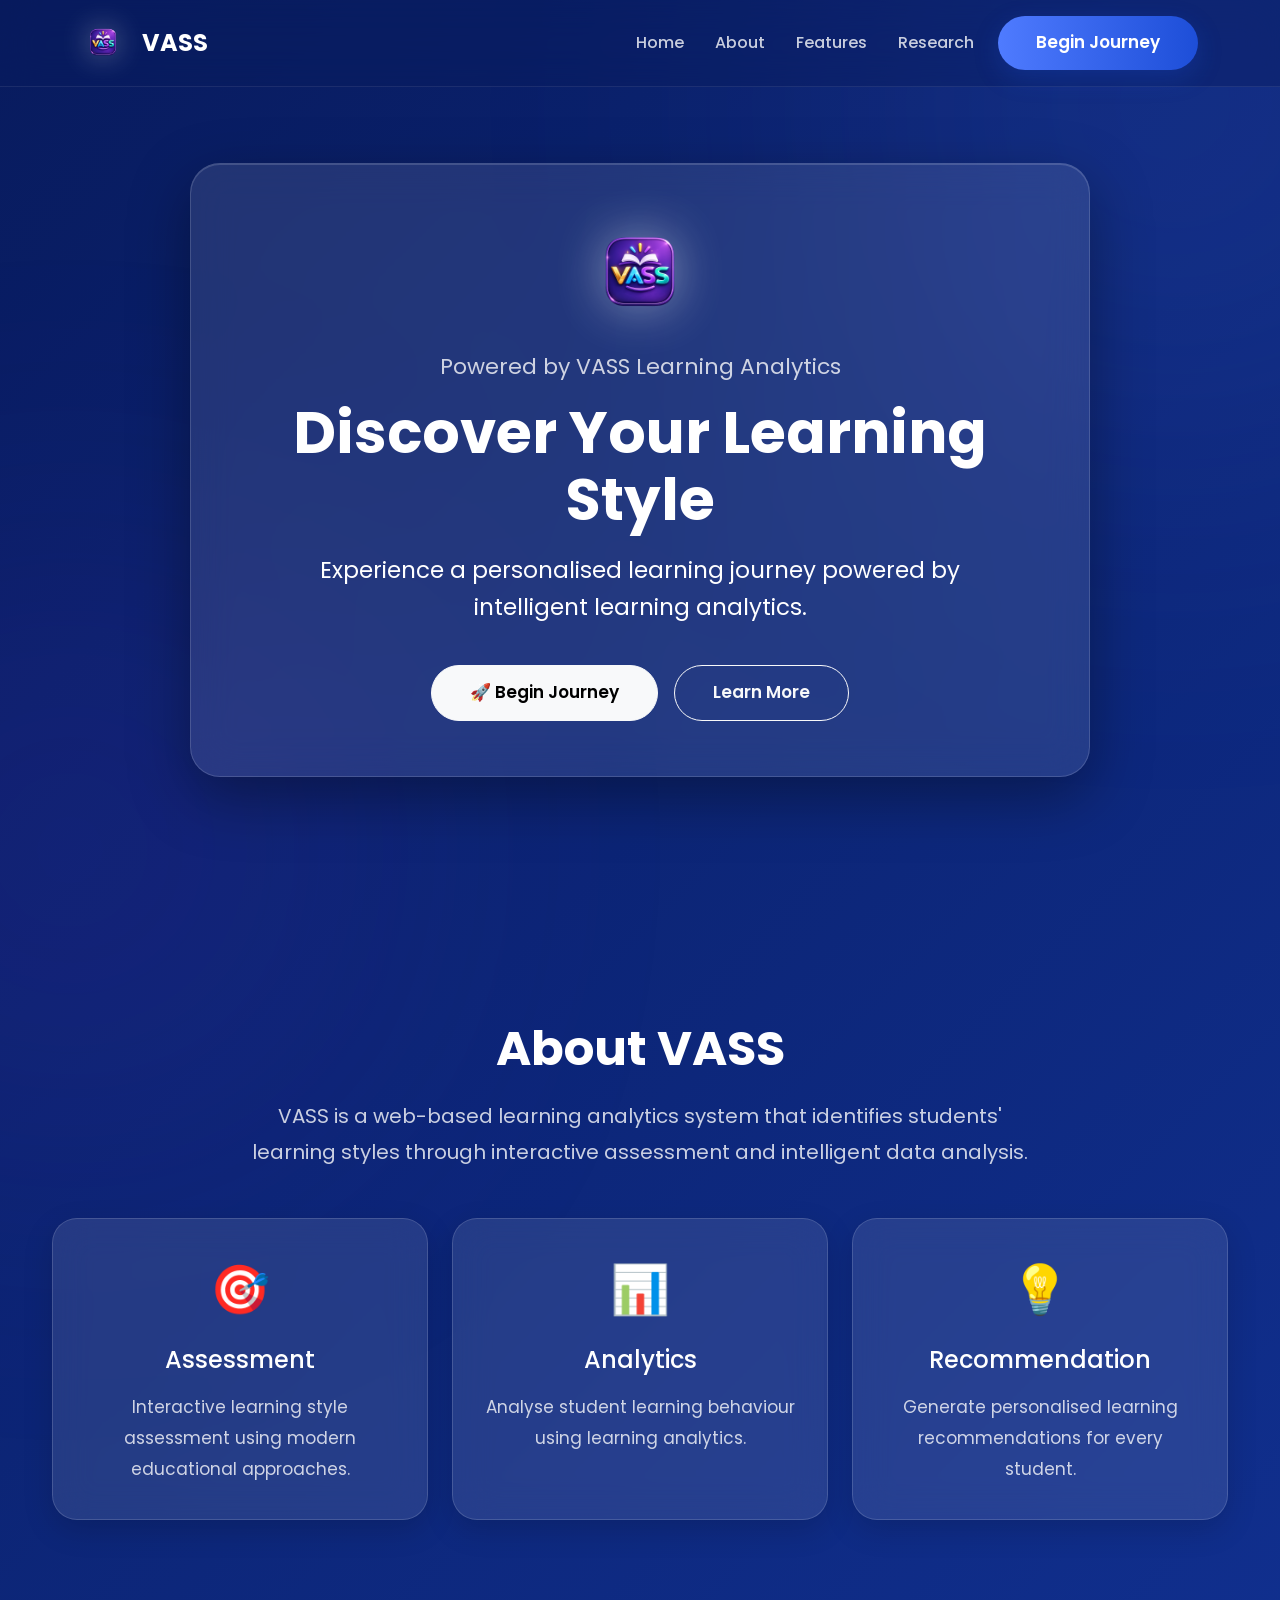
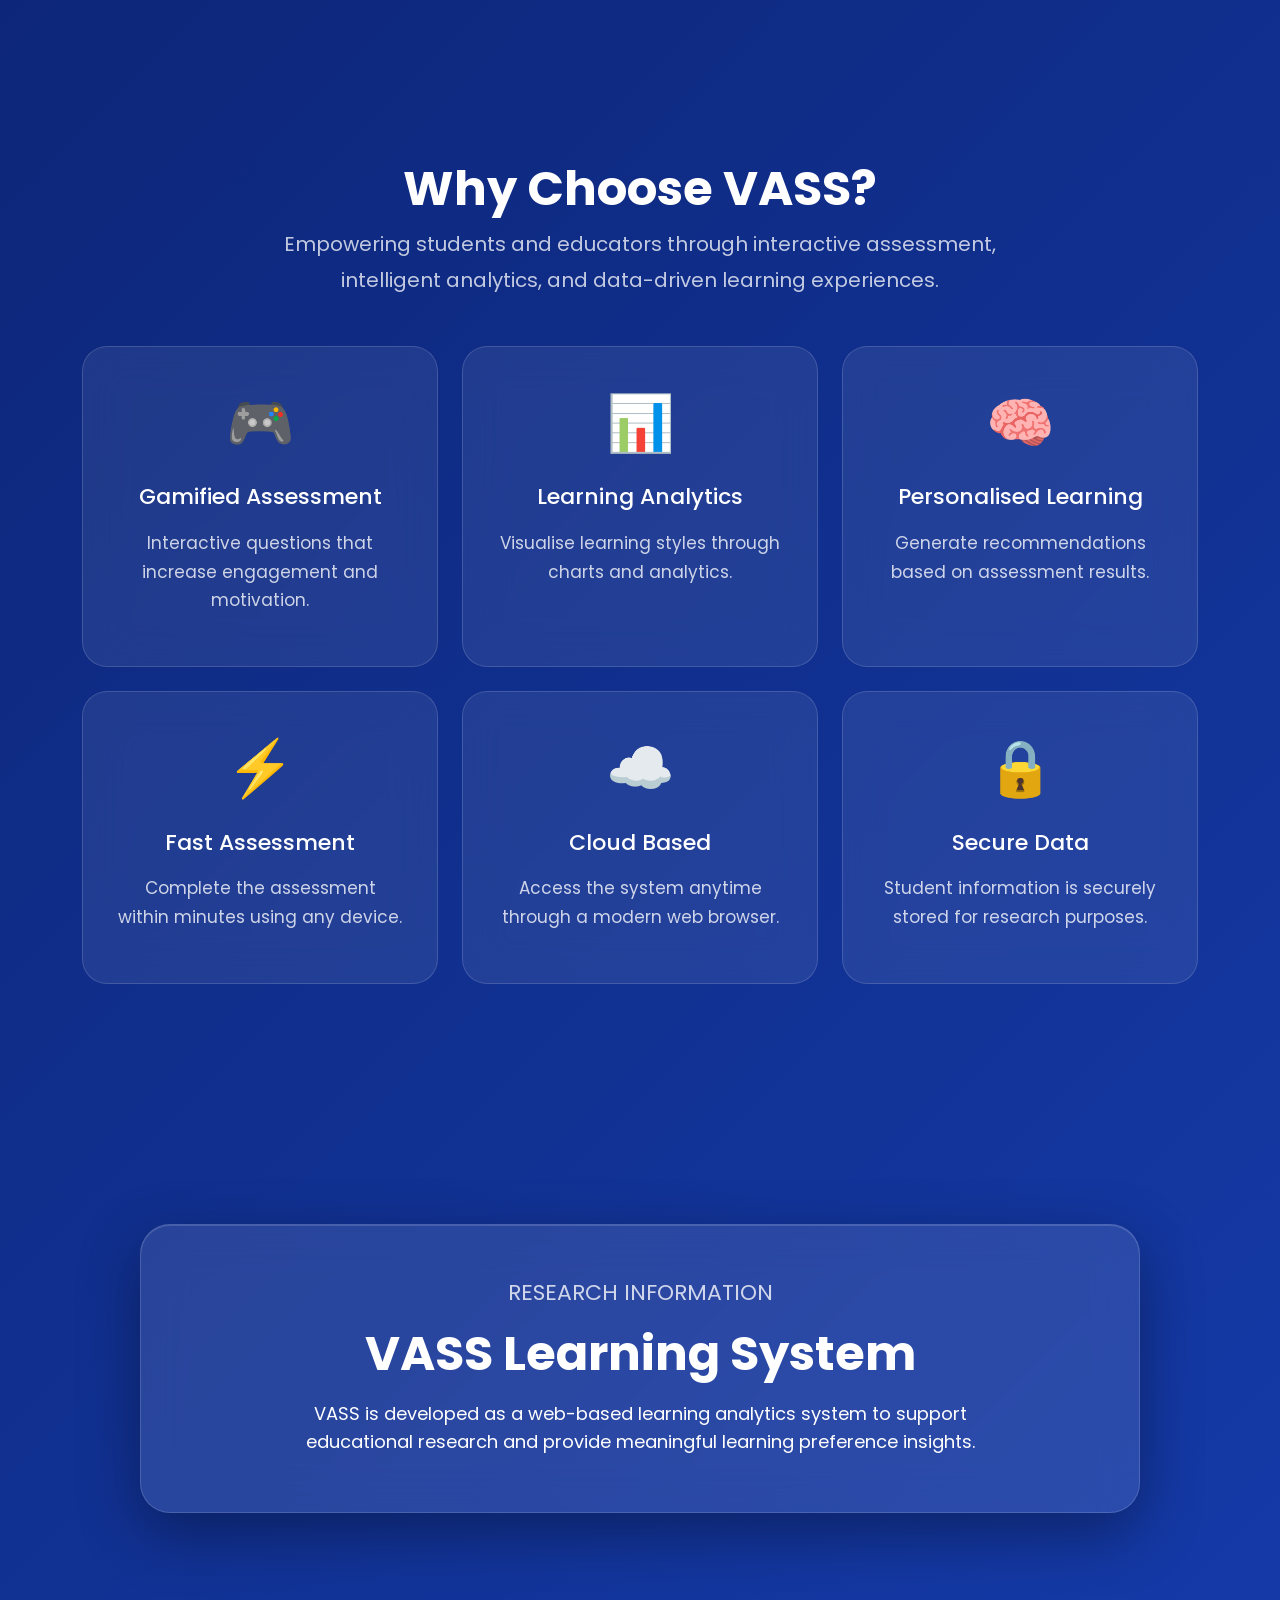
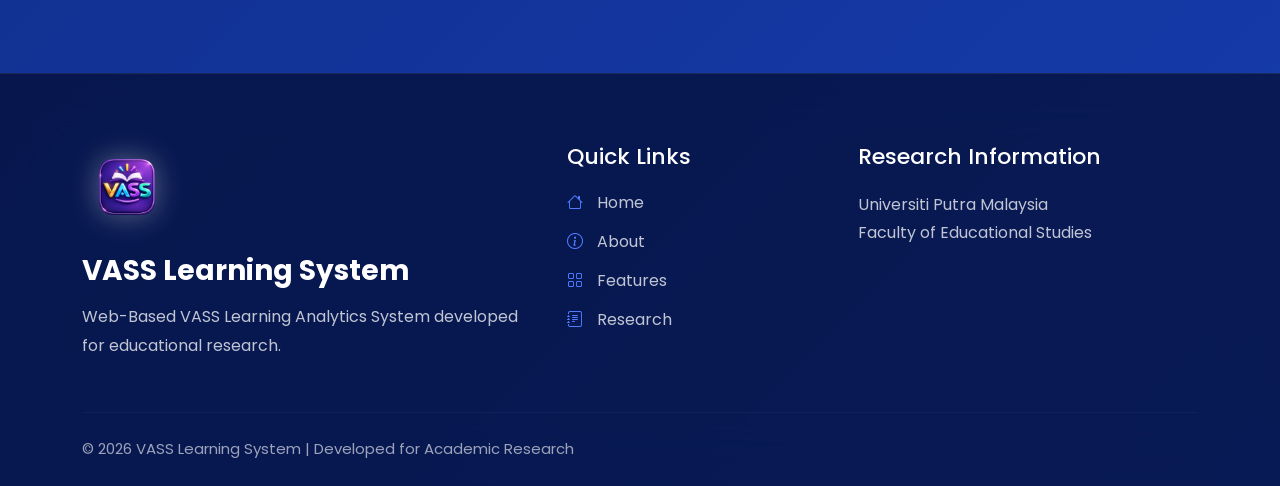
<file: index.html>
<!DOCTYPE html>
<html lang="en">
<head>
    <meta charset="UTF-8">
    <meta name="viewport" content="width=device-width, initial-scale=1.0">
    <title>VASS | Learning Analytics System</title>

    <link rel="preconnect" href="https://fonts.googleapis.com">
    <link rel="preconnect" href="https://fonts.gstatic.com" crossorigin>
    <link href="https://fonts.googleapis.com/css2?family=Poppins:wght@300;400;500;600;700;800&display=swap" rel="stylesheet">

    <link href="https://cdn.jsdelivr.net/npm/bootstrap@5.3.7/dist/css/bootstrap.min.css" rel="stylesheet">
    <link href="https://cdn.jsdelivr.net/npm/bootstrap-icons@1.11.3/font/bootstrap-icons.min.css" rel="stylesheet">

    <link rel="stylesheet" href="css/style.css">
</head>

<body>

<!-- ================= NAVBAR ================= -->
<nav class="navbar navbar-expand-lg navbar-dark fixed-top">
    <div class="container">

        <a class="navbar-brand d-flex align-items-center" href="index.html">
            <img src="assets/images/logo.png"
                 alt="VASS Logo"
                 width="38"
                 height="38"
                 class="me-2">
            VASS
        </a>

        <button class="navbar-toggler"
                type="button"
                data-bs-toggle="collapse"
                data-bs-target="#navbarNav">
            <span class="navbar-toggler-icon"></span>
        </button>

        <div class="collapse navbar-collapse" id="navbarNav">
            <ul class="navbar-nav ms-auto align-items-lg-center">

                <li class="nav-item">
                    <a class="nav-link" href="#home">Home</a>
                </li>

                <li class="nav-item">
                    <a class="nav-link" href="#about">About</a>
                </li>

                <li class="nav-item">
                    <a class="nav-link" href="#features">Features</a>
                </li>

                <li class="nav-item">
                    <a class="nav-link" href="#research">Research</a>
                </li>

                <li class="nav-item ms-lg-3">
                    <a href="welcome.html" class="btn btn-primary">
                        Begin Journey
                    </a>
                </li>

            </ul>
        </div>

    </div>
</nav>


<!-- ================= HERO ================= -->
<section id="home" class="hero">

    <div class="card-box">

        <img src="assets/images/logo.png"
             alt="VASS Logo"
             class="logo">

        <h5>Powered by VASS Learning Analytics</h5>

        <h1>
            Discover Your Learning
            <br>
            Style
        </h1>

        <p>
            Experience a personalised learning journey powered by
            intelligent learning analytics.
        </p>

        <div class="d-flex justify-content-center gap-3 flex-wrap">

            <a href="welcome.html" class="btn btn-light">
                🚀 Begin Journey
            </a>

            <a href="#about" class="btn btn-outline-light">
                Learn More
            </a>

        </div>

    </div>

</section>


<!-- ================= ABOUT ================= -->
<section id="about" class="about-section">

    <div class="container">

        <div class="text-center mb-5">

            <h2>About VASS</h2>

            <p class="section-subtitle">
                VASS is a web-based learning analytics system that identifies
                students' learning styles through interactive assessment
                and intelligent data analysis.
            </p>

        </div>


        <div class="row g-4">

            <div class="col-md-4">
                <div class="feature-card text-center">

                    <div class="feature-icon">🎯</div>

                    <h3>Assessment</h3>

                    <p>
                        Interactive learning style assessment using modern
                        educational approaches.
                    </p>

                </div>
            </div>


            <div class="col-md-4">
                <div class="feature-card text-center">

                    <div class="feature-icon">📊</div>

                    <h3>Analytics</h3>

                    <p>
                        Analyse student learning behaviour using learning
                        analytics.
                    </p>

                </div>
            </div>


            <div class="col-md-4">
                <div class="feature-card text-center">

                    <div class="feature-icon">💡</div>

                    <h3>Recommendation</h3>

                    <p>
                        Generate personalised learning recommendations
                        for every student.
                    </p>

                </div>
            </div>

        </div>

    </div>

</section>


<!-- ================= FEATURES ================= -->
<section id="features" class="features-section">

    <div class="container">

        <div class="text-center mb-5">

            <h2 class="section-title">
                Why Choose VASS?
            </h2>

            <p class="section-subtitle">
                Empowering students and educators through interactive
                assessment, intelligent analytics, and data-driven
                learning experiences.
            </p>

        </div>


        <div class="row g-4">

            <div class="col-md-4">
                <div class="feature-box">

                    <div class="feature-icon">🎮</div>

                    <h3>Gamified Assessment</h3>

                    <p>
                        Interactive questions that increase engagement
                        and motivation.
                    </p>

                </div>
            </div>


            <div class="col-md-4">
                <div class="feature-box">

                    <div class="feature-icon">📊</div>

                    <h3>Learning Analytics</h3>

                    <p>
                        Visualise learning styles through charts and
                        analytics.
                    </p>

                </div>
            </div>


            <div class="col-md-4">
                <div class="feature-box">

                    <div class="feature-icon">🧠</div>

                    <h3>Personalised Learning</h3>

                    <p>
                        Generate recommendations based on assessment
                        results.
                    </p>

                </div>
            </div>


            <div class="col-md-4">
                <div class="feature-box">

                    <div class="feature-icon">⚡</div>

                    <h3>Fast Assessment</h3>

                    <p>
                        Complete the assessment within minutes using
                        any device.
                    </p>

                </div>
            </div>


            <div class="col-md-4">
                <div class="feature-box">

                    <div class="feature-icon">☁️</div>

                    <h3>Cloud Based</h3>

                    <p>
                        Access the system anytime through a modern
                        web browser.
                    </p>

                </div>
            </div>


            <div class="col-md-4">
                <div class="feature-box">

                    <div class="feature-icon">🔒</div>

                    <h3>Secure Data</h3>

                    <p>
                        Student information is securely stored for
                        research purposes.
                    </p>

                </div>
            </div>

        </div>

    </div>

</section>


<!-- ================= RESEARCH ================= -->
<section id="research" class="features-section">

    <div class="container">

        <div class="card-box mx-auto" style="width:100%; max-width:1000px;">

            <h5>RESEARCH INFORMATION</h5>

            <h1 style="font-size:48px;">
                VASS Learning System
            </h1>

            <p style="font-size:18px; margin-bottom:0;">
                VASS is developed as a web-based learning analytics system
                to support educational research and provide meaningful
                learning preference insights.
            </p>

        </div>

    </div>

</section>


<!-- ================= FOOTER ================= -->
<footer class="footer">

    <div class="container">

        <div class="row g-5">

            <div class="col-md-5">

                <img src="assets/images/logo.png"
                     alt="VASS Logo"
                     class="footer-logo">

                <h3>VASS Learning System</h3>

                <p>
                    Web-Based VASS Learning Analytics System
                    developed for educational research.
                </p>

            </div>


            <div class="col-md-3">

                <h4>Quick Links</h4>

                <ul class="footer-links">

                    <li>
                        <a href="#home">
                            <i class="bi bi-house"></i> Home
                        </a>
                    </li>

                    <li>
                        <a href="#about">
                            <i class="bi bi-info-circle"></i> About
                        </a>
                    </li>

                    <li>
                        <a href="#features">
                            <i class="bi bi-grid"></i> Features
                        </a>
                    </li>

                    <li>
                        <a href="#research">
                            <i class="bi bi-journal-text"></i> Research
                        </a>
                    </li>

                </ul>

            </div>


            <div class="col-md-4">

                <h4>Research Information</h4>

                <p>
                    Universiti Putra Malaysia<br>
                    Faculty of Educational Studies<br>
        
                </p>

            </div>

        </div>


        <hr>


        <div class="footer-bottom">

            <span>
                © 2026 VASS Learning System
                | Developed for Academic Research
            </span>

        </div>

    </div>

</footer>


<script src="https://cdn.jsdelivr.net/npm/bootstrap@5.3.7/dist/js/bootstrap.bundle.min.js"></script>

</body>
</html>
</file>
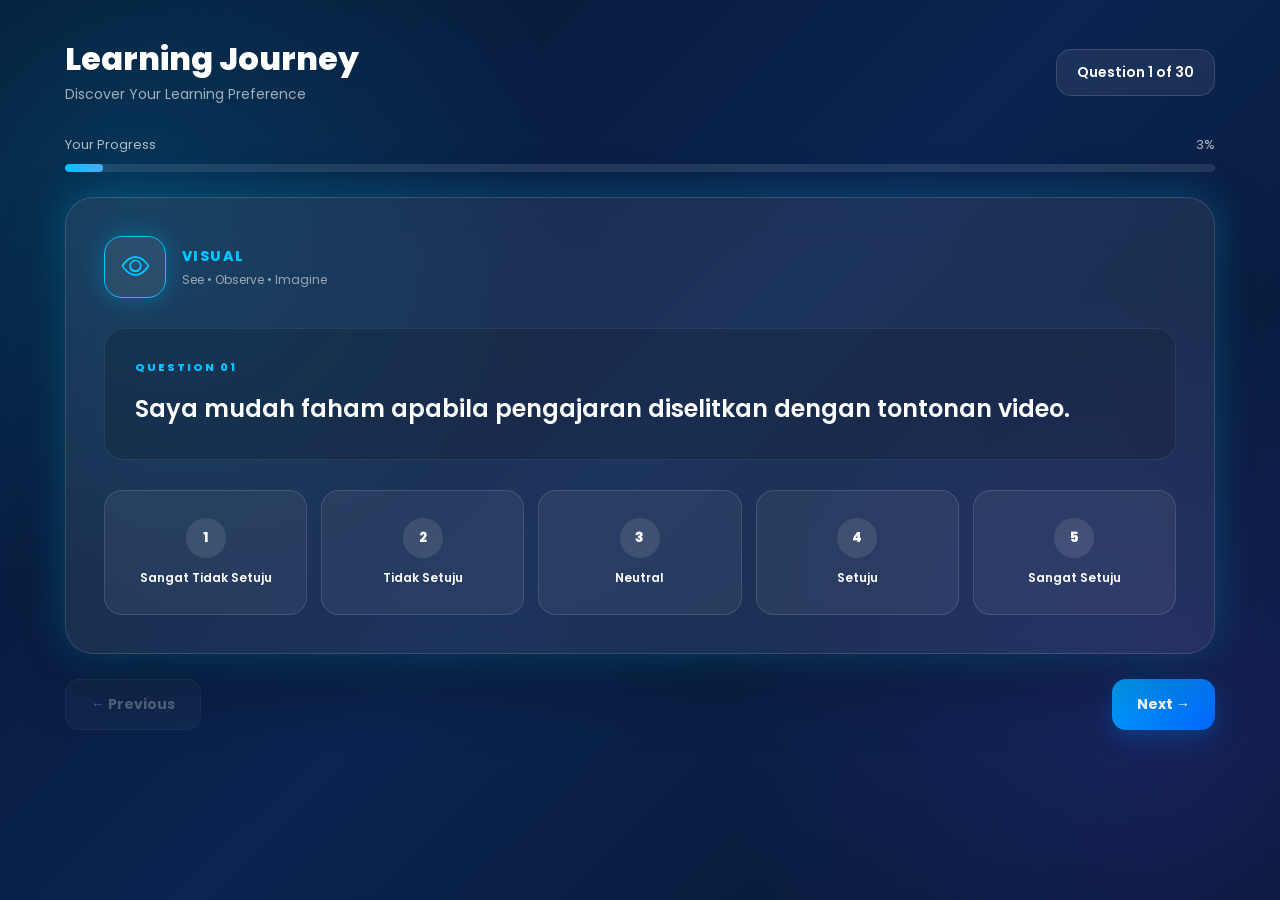
<file: assessment.html>
<!DOCTYPE html>
<html lang="en">

<head>

<meta charset="UTF-8">

<meta name="viewport" content="width=device-width, initial-scale=1.0">

<title>Learning Journey | VASS</title>


<!-- GOOGLE FONT -->

<link
href="https://fonts.googleapis.com/css2?family=Poppins:wght@400;500;600;700;800&display=swap"
rel="stylesheet">


<!-- BOOTSTRAP ICONS -->

<link
rel="stylesheet"
href="https://cdn.jsdelivr.net/npm/bootstrap-icons@1.11.3/font/bootstrap-icons.min.css">


<style>

/* =========================================================
   RESET
========================================================= */

*{
    margin:0;
    padding:0;
    box-sizing:border-box;
}


/* =========================================================
   BODY
========================================================= */

body{

    font-family:'Poppins',sans-serif;

    min-height:100vh;

    color:#ffffff;

    background:
        radial-gradient(
            circle at 10% 20%,
            rgba(0,198,255,0.16),
            transparent 32%
        ),

        radial-gradient(
            circle at 90% 80%,
            rgba(91,72,255,0.18),
            transparent 32%
        ),

        linear-gradient(
            135deg,
            #06152f 0%,
            #0b2450 50%,
            #07162f 100%
        );

    padding:40px 20px;

}


/* =========================================================
   CONTAINER
========================================================= */

.assessment-container{

    width:100%;

    max-width:1150px;

    margin:auto;

}


/* =========================================================
   HEADER
========================================================= */

.assessment-header{

    display:flex;

    align-items:center;

    justify-content:space-between;

    margin-bottom:30px;

}


.assessment-header h1{

    font-size:32px;

    font-weight:800;

    line-height:1.2;

}


.assessment-header p{

    margin-top:6px;

    color:rgba(255,255,255,0.62);

    font-size:14px;

}


.question-counter{

    padding:12px 20px;

    border-radius:15px;

    background:
        rgba(255,255,255,0.07);

    border:
        1px solid
        rgba(255,255,255,0.14);

    backdrop-filter:blur(15px);

    font-size:14px;

    font-weight:600;

    white-space:nowrap;

}


/* =========================================================
   PROGRESS
========================================================= */

.progress-section{

    margin-bottom:25px;

}


.progress-info{

    display:flex;

    justify-content:space-between;

    margin-bottom:9px;

    color:
        rgba(255,255,255,0.68);

    font-size:13px;

}


.progress-bar{

    width:100%;

    height:8px;

    overflow:hidden;

    border-radius:20px;

    background:
        rgba(255,255,255,0.10);

}


.progress-fill{

    width:3.333%;

    height:100%;

    border-radius:20px;

    background:
        linear-gradient(
            90deg,
            #00c6ff,
            #4facfe
        );

    box-shadow:
        0 0 15px
        rgba(0,198,255,0.45);

    transition:
        width .35s ease;

}


/* =========================================================
   QUESTION CARD
========================================================= */

.question-wrapper{

    --category-color:#00c6ff;

    --category-glow:
        rgba(0,198,255,.30);

    padding:38px;

    border-radius:28px;

    background:
        rgba(255,255,255,0.075);

    border:
        1px solid
        rgba(255,255,255,0.13);

    backdrop-filter:blur(22px);

    -webkit-backdrop-filter:blur(22px);

    box-shadow:

        0 25px 70px
        rgba(0,0,0,.30),

        0 0 40px
        var(--category-glow);

    transition:.35s ease;

}


/* =========================================================
   CATEGORY
========================================================= */

.category-section{

    display:flex;

    align-items:center;

    gap:16px;

    margin-bottom:30px;

}


.category-icon{

    width:62px;

    height:62px;

    display:flex;

    align-items:center;

    justify-content:center;

    flex-shrink:0;

    border-radius:18px;

    color:
        var(--category-color);

    border:
        1px solid
        var(--category-color);

    background:
        rgba(255,255,255,.07);

    box-shadow:
        0 0 25px
        var(--category-glow);

    font-size:28px;

}


.category-badge{

    color:
        var(--category-color);

    font-size:14px;

    font-weight:800;

    letter-spacing:1.4px;

}


.category-description{

    margin-top:4px;

    color:
        rgba(255,255,255,.55);

    font-size:12px;

}


/* =========================================================
   QUESTION BOX
========================================================= */

.question-box{

    padding:30px;

    margin-bottom:30px;

    border-radius:20px;

    background:
        rgba(0,0,0,.13);

    border:
        1px solid
        rgba(255,255,255,.08);

}


.question-label{

    display:block;

    margin-bottom:14px;

    color:
        var(--category-color);

    font-size:11px;

    font-weight:800;

    letter-spacing:2px;

}


#questionText{

    font-size:24px;

    line-height:1.6;

    font-weight:600;

    color:#ffffff;

}


/* =========================================================
   ANSWERS
========================================================= */

.answers-container{

    display:grid;

    grid-template-columns:
        repeat(5,1fr);

    gap:14px;

}


.answer-card{

    min-height:125px;

    padding:15px;

    border-radius:18px;

    border:
        1px solid
        rgba(255,255,255,.12);

    background:
        rgba(255,255,255,.055);

    color:#ffffff;

    cursor:pointer;

    display:flex;

    flex-direction:column;

    align-items:center;

    justify-content:center;

    gap:12px;

    font-family:inherit;

    transition:.25s ease;

}


.answer-card:hover{

    transform:
        translateY(-5px);

    background:
        rgba(255,255,255,.11);

}


.answer-number{

    width:40px;

    height:40px;

    display:flex;

    align-items:center;

    justify-content:center;

    border-radius:50%;

    background:
        rgba(255,255,255,.10);

    font-weight:800;

}


.answer-text{

    text-align:center;

    font-size:12px;

    font-weight:600;

    line-height:1.35;

}


/* =========================================================
   ANSWER SELECTED
========================================================= */

.answer-card.selected{

    transform:
        translateY(-4px);

}


.answer-card:nth-child(1).selected{

    border-color:#ff4d5a;

    background:
        rgba(255,77,90,.18);

    box-shadow:
        0 0 25px
        rgba(255,77,90,.25);

}


.answer-card:nth-child(2).selected{

    border-color:#ff9f43;

    background:
        rgba(255,159,67,.18);

    box-shadow:
        0 0 25px
        rgba(255,159,67,.25);

}


.answer-card:nth-child(3).selected{

    border-color:#aab2bd;

    background:
        rgba(170,178,189,.18);

    box-shadow:
        0 0 25px
        rgba(170,178,189,.22);

}


.answer-card:nth-child(4).selected{

    border-color:#4facfe;

    background:
        rgba(79,172,254,.18);

    box-shadow:
        0 0 25px
        rgba(79,172,254,.25);

}


.answer-card:nth-child(5).selected{

    border-color:#3ee58a;

    background:
        rgba(62,229,138,.18);

    box-shadow:
        0 0 25px
        rgba(62,229,138,.25);

}


/* =========================================================
   NAVIGATION
========================================================= */

.navigation{

    display:flex;

    justify-content:space-between;

    gap:15px;

    margin-top:25px;

}


.nav-btn{

    border:none;

    border-radius:14px;

    padding:14px 25px;

    font-family:inherit;

    font-size:14px;

    font-weight:700;

    cursor:pointer;

    transition:.25s ease;

}


.previous-btn{

    color:
        rgba(255,255,255,.78);

    background:
        rgba(255,255,255,.08);

    border:
        1px solid
        rgba(255,255,255,.12);

}


.previous-btn:hover:not(:disabled){

    background:
        rgba(255,255,255,.14);

    transform:
        translateX(-3px);

}


.next-btn{

    color:#ffffff;

    background:
        linear-gradient(
            135deg,
            #00a8ff,
            #0066ff
        );

    box-shadow:
        0 8px 25px
        rgba(0,140,255,.25);

}


.next-btn:hover{

    transform:
        translateX(3px);

}


.nav-btn:disabled{

    opacity:.35;

    cursor:not-allowed;

}


/* =========================================================
   MESSAGE
========================================================= */

.message{

    min-height:22px;

    margin-top:15px;

    text-align:center;

    color:#ffb3b3;

    font-size:13px;

}


/* =========================================================
   MOBILE
========================================================= */

@media(max-width:900px){

    .answers-container{

        grid-template-columns:
            repeat(2,1fr);

    }

    .answer-card:last-child{

        grid-column:
            span 2;

    }

}


@media(max-width:600px){

    body{

        padding:20px 12px;

    }


    .assessment-header{

        flex-direction:column;

        align-items:flex-start;

        gap:15px;

    }


    .assessment-header h1{

        font-size:25px;

    }


    .question-counter{

        width:100%;

        text-align:center;

    }


    .question-wrapper{

        padding:22px;

        border-radius:22px;

    }


    .question-box{

        padding:20px;

    }


    #questionText{

        font-size:18px;

        line-height:1.55;

    }


    .answers-container{

        grid-template-columns:1fr;

    }


    .answer-card:last-child{

        grid-column:auto;

    }


    .answer-card{

        min-height:72px;

        flex-direction:row;

        justify-content:flex-start;

        padding:14px 18px;

    }


    .answer-text{

        text-align:left;

    }


    .navigation{

        gap:10px;

    }


    .nav-btn{

        flex:1;

    }

}

</style>

</head>


<body>


<div class="assessment-container">


<!-- =====================================================
     HEADER
===================================================== -->

<header class="assessment-header">


    <div>

        <h1>
            Learning Journey
        </h1>

        <p>
            Discover Your Learning Preference
        </p>

    </div>


    <div class="question-counter">

        Question

        <span id="currentQuestion">
            1
        </span>

        of 30

    </div>


</header>



<!-- =====================================================
     PROGRESS
===================================================== -->

<div class="progress-section">


    <div class="progress-info">

        <span>
            Your Progress
        </span>

        <span id="progressPercent">
            3%
        </span>

    </div>


    <div class="progress-bar">

        <div
            id="progressFill"
            class="progress-fill">
        </div>

    </div>


</div>



<!-- =====================================================
     QUESTION
===================================================== -->

<main
    class="question-wrapper"
    id="questionWrapper">


    <!-- CATEGORY -->

    <div class="category-section">


        <div
            class="category-icon"
            id="categoryIcon">

            <i class="bi bi-eye"></i>

        </div>


        <div>

            <div
                class="category-badge"
                id="categoryName">

                VISUAL

            </div>


            <p
                class="category-description"
                id="categoryDescription">

                See • Observe • Imagine

            </p>

        </div>


    </div>



    <!-- QUESTION BOX -->

    <div class="question-box">


        <span class="question-label">

            QUESTION

            <span id="questionNumber">
                01
            </span>

        </span>


        <h2 id="questionText">

            Saya mudah faham apabila pengajaran
            diselitkan dengan tontonan video.

        </h2>


    </div>



    <!-- ANSWERS -->

    <div
        class="answers-container"
        id="answersContainer">

    </div>



</main>



<!-- =====================================================
     NAVIGATION
===================================================== -->

<div class="navigation">


    <button
        type="button"
        id="previousBtn"
        class="nav-btn previous-btn"
        disabled>

        ← Previous

    </button>


    <button
        type="button"
        id="nextBtn"
        class="nav-btn next-btn">

        Next →

    </button>


</div>



<div
    id="message"
    class="message">

</div>


</div>



<script>

/* =========================================================
   VASS LEARNING STYLE INSTRUMENT
   TOTAL = 30 ITEMS

   VISUAL       = 8
   AUDIO        = 9
   INTERPERSONAL= 7
   INTRAPERSONAL= 6
========================================================= */


const questions = [


/* =========================================================
   VISUAL — Q1-Q8
========================================================= */


{
    id:1,
    category:"visual",
    name:"VISUAL",
    icon:"bi-eye",
    description:"See • Observe • Imagine",
    text:"Saya mudah faham apabila pengajaran diselitkan dengan tontonan video."
},


{
    id:2,
    category:"visual",
    name:"VISUAL",
    icon:"bi-eye",
    description:"See • Observe • Imagine",
    text:"Carta, rajah dan peta membantu saya memahami apa yang pensyarah sampaikan."
},


{
    id:3,
    category:"visual",
    name:"VISUAL",
    icon:"bi-eye",
    description:"See • Observe • Imagine",
    text:"Saya mahir dan gemar membina grafik dan carta dari nota kuliah."
},


{
    id:4,
    category:"visual",
    name:"VISUAL",
    icon:"bi-eye",
    description:"See • Observe • Imagine",
    text:"Saya dapat memahami dan mengikuti arahan dengan mudah di peta."
},


{
    id:5,
    category:"visual",
    name:"VISUAL",
    icon:"bi-eye",
    description:"See • Observe • Imagine",
    text:"Saya seronok pada paparan aktiviti yang mempunyai perincian visual."
},


{
    id:6,
    category:"visual",
    name:"VISUAL",
    icon:"bi-eye",
    description:"See • Observe • Imagine",
    text:"Saya belajar sesuatu dengan lebih baik sekiranya saya dapat melihatnya."
},


{
    id:7,
    category:"visual",
    name:"VISUAL",
    icon:"bi-eye",
    description:"See • Observe • Imagine",
    text:"Saya boleh menggambarkan sesuatu visual dengan dari fikiran saya."
},


{
    id:8,
    category:"visual",
    name:"VISUAL",
    icon:"bi-eye",
    description:"See • Observe • Imagine",
    text:"Saya lebih faham dengan melihat gambar berbentuk grafik daripada membaca penerangan."
},



/* =========================================================
   AUDIO — Q9-Q17
========================================================= */


{
    id:9,
    category:"audio",
    name:"AUDIO",
    icon:"bi-volume-up",
    description:"Listen • Discuss • Remember",
    text:"Saya lebih suka belajar dengan mendengar kuliah daripada membaca nota."
},


{
    id:10,
    category:"audio",
    name:"AUDIO",
    icon:"bi-volume-up",
    description:"Listen • Discuss • Remember",
    text:"Saya memerlukan arahan lisan untuk sesuatu tugasan."
},


{
    id:11,
    category:"audio",
    name:"AUDIO",
    icon:"bi-volume-up",
    description:"Listen • Discuss • Remember",
    text:"Saya dapat memahami dengan jelas arahan walaupun saya tidak dapat melihatnya."
},


{
    id:12,
    category:"audio",
    name:"AUDIO",
    icon:"bi-volume-up",
    description:"Listen • Discuss • Remember",
    text:"Saya dapat mengenal pasti seseorang dengan suara mereka. (cth., di telefon)"
},


{
    id:13,
    category:"audio",
    name:"AUDIO",
    icon:"bi-volume-up",
    description:"Listen • Discuss • Remember",
    text:"Saya dapat mengingati sesuatu perkara dengan baik hanya melalui kuliah yang merangkumi maklumat, penjelasan dan perbincangan."
},


{
    id:14,
    category:"audio",
    name:"AUDIO",
    icon:"bi-volume-up",
    description:"Listen • Discuss • Remember",
    text:"Saya lebih suka mendengar ceramah atau ucapan yang baik daripada membaca tentang bahan yang sama dalam buku teks."
},


{
    id:15,
    category:"audio",
    name:"AUDIO",
    icon:"bi-volume-up",
    description:"Listen • Discuss • Remember",
    text:"Saya berjaya dalam mata pelajaran akademik hanya dengan mendengar rakaman kuliah."
},


{
    id:16,
    category:"audio",
    name:"AUDIO",
    icon:"bi-volume-up",
    description:"Listen • Discuss • Remember",
    text:"Saya lebih memahami arahan aktiviti secara lisan dari pensyarah daripada yang ditulis dalam portal."
},


{
    id:17,
    category:"audio",
    name:"AUDIO",
    icon:"bi-volume-up",
    description:"Listen • Discuss • Remember",
    text:"Saya merasakan kuliah yang disampikan oleh pensyarah lebih bermakna daripada buku rujukan yang saya baca."
},



/* =========================================================
   INTERPERSONAL — Q18-Q24
========================================================= */


{
    id:18,
    category:"interpersonal",
    name:"INTERPERSONAL [SOSIAL]",
    icon:"bi-people",
    description:"Collaborate • Discuss • Share",
    text:"Saya belajar dengan lebih baik semasa kuliah dalam talian daripada belajar sendiri."
},


{
    id:19,
    category:"interpersonal",
    name:"INTERPERSONAL [SOSIAL]",
    icon:"bi-people",
    description:"Collaborate • Discuss • Share",
    text:"Perbincangan semasa kuliah dalam talian memberi saya lebih semangat."
},


{
    id:20,
    category:"interpersonal",
    name:"INTERPERSONAL [SOSIAL]",
    icon:"bi-people",
    description:"Collaborate • Discuss • Share",
    text:"Saya seronok melaksanakan aktiviti berkumpulan dalam portal yang disediakan."
},


{
    id:21,
    category:"interpersonal",
    name:"INTERPERSONAL [SOSIAL]",
    icon:"bi-people",
    description:"Collaborate • Discuss • Share",
    text:"Saya lebih banyak meluangkan masa belajar ketika bersama melaksanakan aktiviti berkumpulan."
},


{
    id:22,
    category:"interpersonal",
    name:"INTERPERSONAL [SOSIAL]",
    icon:"bi-people",
    description:"Collaborate • Discuss • Share",
    text:"Saya seronok bekerja dengan dua atau tiga rakan sekelas."
},


{
    id:23,
    category:"interpersonal",
    name:"INTERPERSONAL [SOSIAL]",
    icon:"bi-people",
    description:"Collaborate • Discuss • Share",
    text:"Saya memahami dengan lebih mudah sesuatu perkara apabila dilaksanakan secara perbincangan."
},


{
    id:24,
    category:"interpersonal",
    name:"INTERPERSONAL [SOSIAL]",
    icon:"bi-people",
    description:"Collaborate • Discuss • Share",
    text:"Saya seronok membincangkan idea pembelajaran saya dengan rakan-rakan."
},



/* =========================================================
   INTRAPERSONAL — Q25-Q30
========================================================= */


{
    id:25,
    category:"intrapersonal",
    name:"INTRAPERSONAL [SOLITARY]",
    icon:"bi-person",
    description:"Reflect • Explore • Learn",
    text:"Saya lebih suka permainan dan aktiviti individu atau satu-satu."
},


{
    id:26,
    category:"intrapersonal",
    name:"INTRAPERSONAL [SOLITARY]",
    icon:"bi-person",
    description:"Reflect • Explore • Learn",
    text:"Apabila saya belajar sendiri, saya ingat sesuatu perkara dengan lebih baik."
},


{
    id:27,
    category:"intrapersonal",
    name:"INTRAPERSONAL [SOLITARY]",
    icon:"bi-person",
    description:"Reflect • Explore • Learn",
    text:"Saya suka menemui perkara sendiri daripada menjelaskan semuanya kepada saya."
},


{
    id:28,
    category:"intrapersonal",
    name:"INTRAPERSONAL [SOLITARY]",
    icon:"bi-person",
    description:"Reflect • Explore • Learn",
    text:"Apabila saya bekerja sendiri, saya belajar dengan lebih baik."
},


{
    id:29,
    category:"intrapersonal",
    name:"INTRAPERSONAL [SOLITARY]",
    icon:"bi-person",
    description:"Reflect • Explore • Learn",
    text:"Saya lebih suka mengusahakan projek sendiri."
},


{
    id:30,
    category:"intrapersonal",
    name:"INTRAPERSONAL [SOLITARY]",
    icon:"bi-person",
    description:"Reflect • Explore • Learn",
    text:"Saya lebih suka bekerja sendiri."
}


];


/* =========================================================
   VERIFY TOTAL
========================================================= */

console.log(
    "Total Questions:",
    questions.length
);


/* =========================================================
   VARIABLES
========================================================= */

let current = 0;


/*
   undefined = belum jawab
*/

let answers =
    new Array(
        questions.length
    ).fill(undefined);


/* =========================================================
   ELEMENTS
========================================================= */

const questionWrapper =
    document.getElementById(
        "questionWrapper"
    );


const categoryIcon =
    document.getElementById(
        "categoryIcon"
    );


const categoryName =
    document.getElementById(
        "categoryName"
    );


const categoryDescription =
    document.getElementById(
        "categoryDescription"
    );


const questionNumber =
    document.getElementById(
        "questionNumber"
    );


const questionText =
    document.getElementById(
        "questionText"
    );


const currentQuestion =
    document.getElementById(
        "currentQuestion"
    );


const progressFill =
    document.getElementById(
        "progressFill"
    );


const progressPercent =
    document.getElementById(
        "progressPercent"
    );


const answersContainer =
    document.getElementById(
        "answersContainer"
    );


const previousBtn =
    document.getElementById(
        "previousBtn"
    );


const nextBtn =
    document.getElementById(
        "nextBtn"
    );


const message =
    document.getElementById(
        "message"
    );


/* =========================================================
   CATEGORY STYLE
========================================================= */

const categoryStyles = {

    visual:{
        color:"#00c6ff",
        glow:"rgba(0,198,255,.30)"
    },

    audio:{
        color:"#a970ff",
        glow:"rgba(169,112,255,.30)"
    },

    interpersonal:{
        color:"#ff5ca8",
        glow:"rgba(255,92,168,.30)"
    },

    intrapersonal:{
        color:"#3ee58a",
        glow:"rgba(62,229,138,.30)"
    }

};


/* =========================================================
   LIKERT
========================================================= */

const likert = [

    {
        value:1,
        text:"Sangat Tidak Setuju"
    },

    {
        value:2,
        text:"Tidak Setuju"
    },

    {
        value:3,
        text:"Neutral"
    },

    {
        value:4,
        text:"Setuju"
    },

    {
        value:5,
        text:"Sangat Setuju"
    }

];


/* =========================================================
   LOAD QUESTION
========================================================= */

function loadQuestion(){

    const q =
        questions[current];


    /* CATEGORY ICON */

    categoryIcon.innerHTML =
        `<i class="bi ${q.icon}"></i>`;


    /* CATEGORY NAME */

    categoryName.textContent =
        q.name;


    /* DESCRIPTION */

    categoryDescription.textContent =
        q.description;


    /* QUESTION NUMBER */

    questionNumber.textContent =
        String(
            q.id
        ).padStart(
            2,
            "0"
        );


    currentQuestion.textContent =
        q.id;


    /* QUESTION */

    questionText.textContent =
        q.text;


    /* CATEGORY COLOUR */

    const style =
        categoryStyles[
            q.category
        ];


    questionWrapper.style.setProperty(
        "--category-color",
        style.color
    );


    questionWrapper.style.setProperty(
        "--category-glow",
        style.glow
    );


    /* PROGRESS */

    const progress =
        (
            (current + 1)
            /
            questions.length
        ) * 100;


    progressFill.style.width =
        progress + "%";


    progressPercent.textContent =
        Math.round(progress)
        + "%";


    /* ANSWERS */

    renderAnswers();


    /* PREVIOUS */

    previousBtn.disabled =
        current === 0;


    /* LAST BUTTON */

    if(
        current ===
        questions.length - 1
    ){

        nextBtn.textContent =
            "Finish ✓";

    }else{

        nextBtn.textContent =
            "Next →";

    }


    message.textContent = "";

}


/* =========================================================
   RENDER ANSWERS
========================================================= */

function renderAnswers(){

    answersContainer.innerHTML = "";


    likert.forEach(
        function(option){

            const button =
                document.createElement(
                    "button"
                );


            button.type =
                "button";


            button.className =
                "answer-card";


            button.dataset.value =
                option.value;


            button.innerHTML = `

                <span class="answer-number">

                    ${option.value}

                </span>

                <span class="answer-text">

                    ${option.text}

                </span>

            `;


            /* SELECTED */

            if(
                answers[current]
                ===
                option.value
            ){

                button.classList.add(
                    "selected"
                );

            }


            /* CLICK */

            button.addEventListener(
                "click",
                function(){

                    answers[current] =
                        option.value;


                    localStorage.setItem(
                        "vassAnswers",
                        JSON.stringify(
                            answers
                        )
                    );


                    renderAnswers();


                    message.textContent =
                        "";

                }
            );


            answersContainer.appendChild(
                button
            );

        }
    );

}


/* =========================================================
   NEXT
========================================================= */

nextBtn.addEventListener(
    "click",
    function(){

        /* MUST ANSWER */

        if(
            answers[current]
            ===
            undefined
        ){

            message.textContent =
                "Sila pilih satu jawapan terlebih dahulu.";

            return;

        }


        /* FINISH */

        if(
            current ===
            questions.length - 1
        ){

            finishAssessment();

            return;

        }


        /* NEXT */

        current++;

        loadQuestion();

        window.scrollTo({
            top:0,
            behavior:"smooth"
        });

    }
);


/* =========================================================
   PREVIOUS
========================================================= */

previousBtn.addEventListener(
    "click",
    function(){

        if(
            current === 0
        ){

            return;

        }


        current--;

        loadQuestion();

        window.scrollTo({
            top:0,
            behavior:"smooth"
        });

    }
);


/* =========================================================
   CALCULATE RAW SCORES
========================================================= */

function calculateScores(){

    const raw = {

        visual:0,

        audio:0,

        interpersonal:0,

        intrapersonal:0

    };


    questions.forEach(
        function(q,index){

            const answer =
                Number(
                    answers[index]
                ) || 0;


            raw[q.category] +=
                answer;

        }
    );


    return raw;

}


/* =========================================================
   CALCULATE PERCENTAGE
=========================================================

   Visual       = 8 × 5 = 40
   Audio        = 9 × 5 = 45
   Interpersonal= 7 × 5 = 35
   Intrapersonal= 6 × 5 = 30

========================================================= */

function calculatePercentage(
    raw
){

    return {

        visual:
            Math.round(
                (
                    raw.visual /
                    40
                ) * 100
            ),

        audio:
            Math.round(
                (
                    raw.audio /
                    45
                ) * 100
            ),

        interpersonal:
            Math.round(
                (
                    raw.interpersonal /
                    35
                ) * 100
            ),

        intrapersonal:
            Math.round(
                (
                    raw.intrapersonal /
                    30
                ) * 100
            )

    };

}


/* =========================================================
   FIND DOMINANT
========================================================= */

function findDominant(
    scores
){

    const categories = [

        "visual",

        "audio",

        "interpersonal",

        "intrapersonal"

    ];


    let dominant =
        categories[0];


    categories.forEach(
        function(category){

            if(
                scores[category]
                >
                scores[dominant]
            ){

                dominant =
                    category;

            }

        }
    );


    return dominant;

}


/* =========================================================
   FINISH
========================================================= */

const VASS_SCRIPT_URL = "https://script.google.com/macros/s/AKfycbwaVmS2tEDMZCM-4colxQs9cjgDnRQtlZhYfsEZ3B3oMdUgzzi32TQFRLICameVkNHfug/exec";

function getStoredValue(keys) {
    for (const key of keys) {
        const value = localStorage.getItem(key);
        if (value !== null && value.trim() !== "") return value;
    }
    return "";
}

async function finishAssessment() {
    const incomplete = answers.some(answer => answer === undefined);

    if (incomplete) {
        message.textContent = "Sila lengkapkan semua 30 soalan.";
        return;
    }

    // Prevent double submission while the request is being sent.
    nextBtn.disabled = true;
    nextBtn.textContent = "Saving...";

    try {
        const raw = calculateScores();
        const scores = calculatePercentage(raw);
        const dominant = findDominant(scores);

        const result = {
            rawScores: { ...raw },
            scores: { ...scores },
            dominantStyle: dominant,
            totalQuestions: 30,
            completedAt: new Date().toISOString()
        };

        // Keep the existing VASS localStorage behaviour.
        localStorage.setItem("vassAssessmentResult", JSON.stringify(result));
        localStorage.setItem("vassAnswers", JSON.stringify(answers));
        localStorage.setItem("visualScore", String(raw.visual));
        localStorage.setItem("audioScore", String(raw.audio));
        localStorage.setItem("interpersonalScore", String(raw.interpersonal));
        localStorage.setItem("intrapersonalScore", String(raw.intrapersonal));
        localStorage.setItem("visualPercentage", String(scores.visual));
        localStorage.setItem("audioPercentage", String(scores.audio));
        localStorage.setItem("interpersonalPercentage", String(scores.interpersonal));
        localStorage.setItem("intrapersonalPercentage", String(scores.intrapersonal));
        localStorage.setItem("dominantStyle", dominant);

        // Read student information using common possible storage-key names.
        // Match these keys with student-info.html if your app uses different names.
        const payload = {
            studentId: getStoredValue(["studentId", "studentID", "student_id", "vassStudentId"]),
            name: getStoredValue(["studentName", "name", "student_name", "vassStudentName"]),
            programme: getStoredValue(["programme", "program", "studentProgramme", "studentProgram"]),
            gender: getStoredValue(["gender", "studentGender", "student_gender"]),
            visual: scores.visual,
            audio: scores.audio,
            interpersonal: scores.interpersonal,
            intrapersonal: scores.intrapersonal,
            dominantStyle: dominant,
            completedAt: result.completedAt
        };

        // Do not silently send a row without the required student identity.
        if (!payload.studentId || !payload.name) {
            throw new Error(
                "Maklumat Student ID atau nama tidak dijumpai dalam localStorage. " +
                "Semak nama key dalam student-info.html."
            );
        }

        if (!VASS_SCRIPT_URL.startsWith("https://script.google.com/")) {
            throw new Error("Masukkan URL Google Apps Script Web App sebenar pada VASS_SCRIPT_URL.");
        }

        // Apps Script web apps commonly accept this simple request.
        // no-cors means the browser cannot read the server response; verify the row in Sheets.
        await fetch(VASS_SCRIPT_URL, {
            method: "POST",
            mode: "no-cors",
            headers: { "Content-Type": "text/plain;charset=utf-8" },
            body: JSON.stringify(payload)
        });

        message.style.color = "#3ee58a";
        message.textContent =
            "Permintaan dihantar. Semak Google Sheets untuk mengesahkan rekod.";

        // Give the browser a moment to dispatch the request before navigating.
        setTimeout(() => {
            window.location.href = "dashboard.html";
        }, 700);

    } catch (error) {
        console.error("VASS submission error:", error);
        message.style.color = "#ffb3b3";
        message.textContent = error.message ||
            "Penghantaran gagal. Sila semak tetapan Google Sheets.";
        nextBtn.disabled = false;
        nextBtn.textContent = "Finish ✓";
    }
}


/* =========================================================
   START
========================================================= */

loadQuestion();

</script>


</body>

</html>
</file>
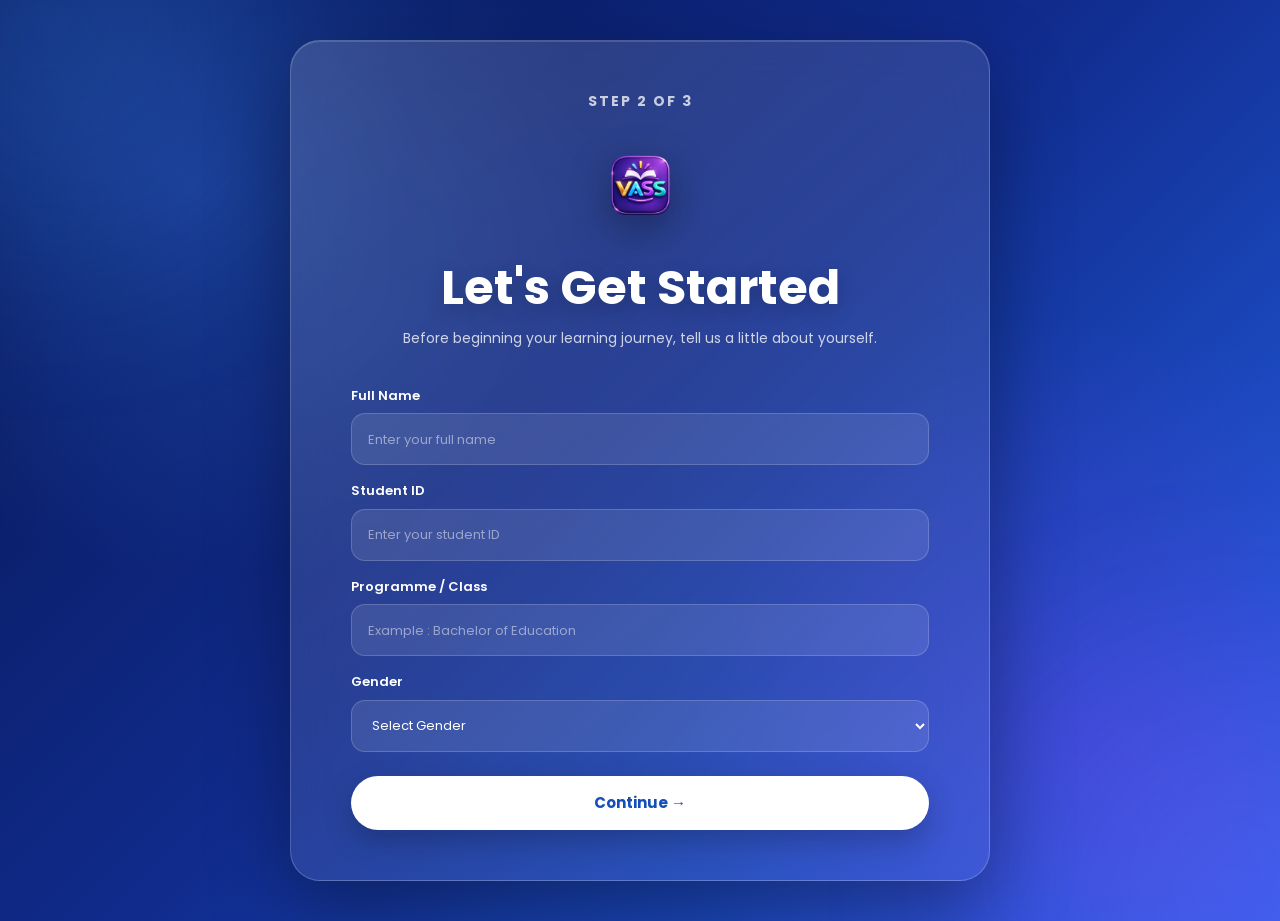
<file: student-info.html>
<!DOCTYPE html>
<html lang="en">

<head>

    <meta charset="UTF-8">

    <meta name="viewport"
          content="width=device-width, initial-scale=1.0">

    <title>Let's Get Started | VASS</title>


    <!-- Google Font -->

    <link rel="preconnect"
          href="https://fonts.googleapis.com">

    <link rel="preconnect"
          href="https://fonts.gstatic.com"
          crossorigin>

    <link
        href="https://fonts.googleapis.com/css2?family=Poppins:wght@300;400;500;600;700&display=swap"
        rel="stylesheet">


    <!-- Bootstrap -->

    <link
        href="https://cdn.jsdelivr.net/npm/bootstrap@5.3.7/dist/css/bootstrap.min.css"
        rel="stylesheet">


    <!-- Bootstrap Icons -->

    <link
        rel="stylesheet"
        href="https://cdn.jsdelivr.net/npm/bootstrap-icons@1.11.3/font/bootstrap-icons.min.css">


    <style>

        /* =========================================
           RESET
        ========================================= */

        * {
            box-sizing: border-box;
        }


        html,
        body {
            margin: 0;
            padding: 0;
            width: 100%;
            min-height: 100%;
        }


        /* =========================================
           BODY
        ========================================= */

        body {

            font-family: "Poppins", sans-serif;

            min-height: 100vh;

            color: #ffffff;

            background:
                radial-gradient(
                    circle at 15% 20%,
                    rgba(59,130,246,.30),
                    transparent 30%
                ),

                radial-gradient(
                    circle at 85% 80%,
                    rgba(124,58,237,.28),
                    transparent 32%
                ),

                linear-gradient(
                    135deg,
                    #06154f 0%,
                    #102b8c 48%,
                    #2563eb 100%
                );

            overflow-x: hidden;
        }


        /* =========================================
           BACKGROUND GLOW
        ========================================= */

        body::before {

            content: "";

            position: fixed;

            width: 400px;
            height: 400px;

            top: -180px;
            left: -150px;

            border-radius: 50%;

            background:
                rgba(59,130,246,.25);

            filter: blur(100px);

            pointer-events: none;

            z-index: 0;
        }


        body::after {

            content: "";

            position: fixed;

            width: 400px;
            height: 400px;

            right: -150px;
            bottom: -180px;

            border-radius: 50%;

            background:
                rgba(139,92,246,.25);

            filter: blur(100px);

            pointer-events: none;

            z-index: 0;
        }


        /* =========================================
           CONTAINER
        ========================================= */

        .student-container {

            width: 100%;

            min-height: 100vh;

            display: flex;

            justify-content: center;

            align-items: center;

            padding: 40px 20px;

            position: relative;

            z-index: 1;
        }


        /* =========================================
           CARD
        ========================================= */

        .student-card {

            width: 100%;

            max-width: 700px;

            padding: 50px 60px;

            border-radius: 30px;

            background:
                linear-gradient(
                    145deg,
                    rgba(255,255,255,.15),
                    rgba(255,255,255,.06)
                );

            border:
                1px solid
                rgba(255,255,255,.20);

            box-shadow:

                0 30px 80px
                rgba(0,0,0,.35),

                inset 0 1px 0
                rgba(255,255,255,.15);

            backdrop-filter: blur(22px);

            -webkit-backdrop-filter: blur(22px);

            position: relative;

            z-index: 2;
        }


        /* =========================================
           PROGRESS
        ========================================= */

        .progress-text {

            text-align: center;

            font-size: 14px;

            font-weight: 700;

            letter-spacing: 2px;

            color:
                rgba(255,255,255,.75);

            margin-bottom: 28px;
        }


        /* =========================================
           LOGO
        ========================================= */

        .student-logo {

            width: 95px;

            height: 95px;

            object-fit: contain;

            display: block;

            margin: 0 auto 25px;

            filter:
                drop-shadow(
                    0 12px 20px
                    rgba(0,0,0,.35)
                );
        }


        /* =========================================
           TITLE
        ========================================= */

        .student-card h1 {

            text-align: center;

            color: #ffffff !important;

            font-size:
                clamp(32px, 5vw, 48px);

            font-weight: 700;

            line-height: 1.15;

            margin: 0 0 12px;

            text-shadow:
                0 5px 20px
                rgba(0,0,0,.20);
        }


        .student-card > p {

            text-align: center;

            color:
                rgba(255,255,255,.78) !important;

            font-size: 14px;

            line-height: 1.7;

            margin: 0 auto 35px;

            max-width: 520px;
        }


        /* =========================================
           FORM
        ========================================= */

        .student-card .form-label {

            display: block;

            color: #ffffff !important;

            font-size: 13px;

            font-weight: 600;

            margin-bottom: 8px;
        }


        .student-card .form-control,
        .student-card .form-select {

            width: 100%;

            min-height: 52px;

            border-radius: 14px;

            border:
                1px solid
                rgba(255,255,255,.18);

            background:
                rgba(255,255,255,.10) !important;

            color: #ffffff !important;

            font-family:
                "Poppins",
                sans-serif;

            font-size: 13px;

            padding: 12px 16px;

            box-shadow: none;

            outline: none;
        }


        .student-card .form-control::placeholder {

            color:
                rgba(255,255,255,.48) !important;
        }


        .student-card .form-control:focus,
        .student-card .form-select:focus {

            border-color:
                rgba(96,165,250,.75);

            background:
                rgba(255,255,255,.13) !important;

            color: #ffffff !important;

            box-shadow:
                0 0 0 3px
                rgba(59,130,246,.18);
        }


        /* =========================================
           SELECT
        ========================================= */

        .student-card .form-select {

            appearance: auto;

            -webkit-appearance: auto;
        }


        .student-card .form-select option {

            color: #111827;

            background: #ffffff;
        }


        /* =========================================
           BUTTON
        ========================================= */

        .student-card button[type="submit"] {

            width: 100%;

            min-height: 54px;

            border: none;

            border-radius: 50px;

            background: #ffffff !important;

            color: #1450b8 !important;

            font-family:
                "Poppins",
                sans-serif;

            font-size: 15px;

            font-weight: 700;

            box-shadow:
                0 12px 30px
                rgba(0,0,0,.22);

            transition:
                all .3s ease;
        }


        .student-card button[type="submit"]:hover {

            transform:
                translateY(-3px);

            background: #ffffff !important;

            color: #0f4db8 !important;

            box-shadow:
                0 17px 35px
                rgba(0,0,0,.30);
        }


        .student-card button[type="submit"]:active {

            transform:
                translateY(-1px);
        }


        /* =========================================
           MOBILE
        ========================================= */

        @media (max-width: 576px) {

            .student-container {

                padding: 18px 12px;

                align-items: flex-start;
            }


            .student-card {

                width: 100%;

                max-width: 100%;

                margin-top: 10px;

                padding: 32px 18px;

                border-radius: 24px;
            }


            .progress-text {

                font-size: 12px;

                letter-spacing: 1.6px;

                margin-bottom: 22px;
            }


            .student-logo {

                width: 82px;

                height: 82px;

                margin-bottom: 22px;
            }


            .student-card h1 {

                font-size: 34px;

                line-height: 1.15;

                margin-bottom: 12px;
            }


            .student-card > p {

                font-size: 12px;

                line-height: 1.7;

                margin-bottom: 28px;
            }


            .student-card .form-label {

                font-size: 12px;

                margin-bottom: 7px;
            }


            .student-card .form-control,
            .student-card .form-select {

                min-height: 50px;

                border-radius: 13px;

                font-size: 12px;

                padding:
                    11px 14px;
            }


            .student-card .mb-3 {

                margin-bottom: 17px !important;
            }


            .student-card .mb-4 {

                margin-bottom: 22px !important;
            }


            .student-card button[type="submit"] {

                min-height: 52px;

                font-size: 14px;
            }
        }


        /* =========================================
           SMALL PHONE
        ========================================= */

        @media (max-width: 380px) {

            .student-card {

                padding: 28px 15px;
            }


            .student-logo {

                width: 75px;

                height: 75px;
            }


            .student-card h1 {

                font-size: 30px;
            }


            .student-card > p {

                font-size: 11px;
            }
        }

    </style>

</head>


<body>


<div class="student-container">


    <div class="student-card">


        <!-- PROGRESS -->

        <div class="progress-text">

            STEP 2 OF 3

        </div>


        <!-- LOGO -->

        <img
            src="assets/images/logo.png"
            class="student-logo"
            alt="VASS Logo">


        <!-- TITLE -->

        <h1>

            Let's Get Started

        </h1>


        <p>

            Before beginning your learning journey,
            tell us a little about yourself.

        </p>


        <!-- ================= FORM ================= -->

        <form id="studentForm">


            <!-- FULL NAME -->

            <div class="mb-3">

                <label
                    for="fullName"
                    class="form-label">

                    Full Name

                </label>


                <input
                    type="text"
                    id="fullName"
                    class="form-control"
                    placeholder="Enter your full name"
                    required>

            </div>


            <!-- STUDENT ID -->

            <div class="mb-3">

                <label
                    for="studentId"
                    class="form-label">

                    Student ID

                </label>


                <input
                    type="text"
                    id="studentId"
                    class="form-control"
                    placeholder="Enter your student ID"
                    required>

            </div>


            <!-- PROGRAMME -->

            <div class="mb-3">

                <label
                    for="programme"
                    class="form-label">

                    Programme / Class

                </label>


                <input
                    type="text"
                    id="programme"
                    class="form-control"
                    placeholder="Example : Bachelor of Education"
                    required>

            </div>


            <!-- GENDER -->

            <div class="mb-4">

                <label
                    for="gender"
                    class="form-label">

                    Gender

                </label>


                <select
                    id="gender"
                    class="form-select"
                    required>

                    <option
                        value=""
                        selected
                        disabled>

                        Select Gender

                    </option>


                    <option value="Male">

                        Male

                    </option>


                    <option value="Female">

                        Female

                    </option>

                </select>

            </div>


            <!-- CONTINUE -->

            <button
                type="submit"
                class="btn">

                Continue →

            </button>


        </form>


    </div>

</div>


<!-- ================= JAVASCRIPT ================= -->

<script>

document
    .getElementById("studentForm")
    .addEventListener("submit", function(event) {

        event.preventDefault();


        const fullName =
            document
            .getElementById("fullName")
            .value
            .trim();


        const studentId =
            document
            .getElementById("studentId")
            .value
            .trim();


        const programme =
            document
            .getElementById("programme")
            .value
            .trim();


        const gender =
            document
            .getElementById("gender")
            .value;


        if (
            fullName === "" ||
            studentId === "" ||
            programme === "" ||
            gender === ""
        ) {

            alert(
                "Please complete all student information before continuing."
            );

            return;

        }


        localStorage.setItem(
            "studentName",
            fullName
        );


        localStorage.setItem(
            "studentId",
            studentId
        );


        localStorage.setItem(
            "studentProgramme",
            programme
        );


        localStorage.setItem(
            "studentGender",
            gender
        );


        window.location.href =
            "assessment.html";

    });

</script>


<script
    src="https://cdn.jsdelivr.net/npm/bootstrap@5.3.7/dist/js/bootstrap.bundle.min.js">
</script>


</body>

</html>
</file>
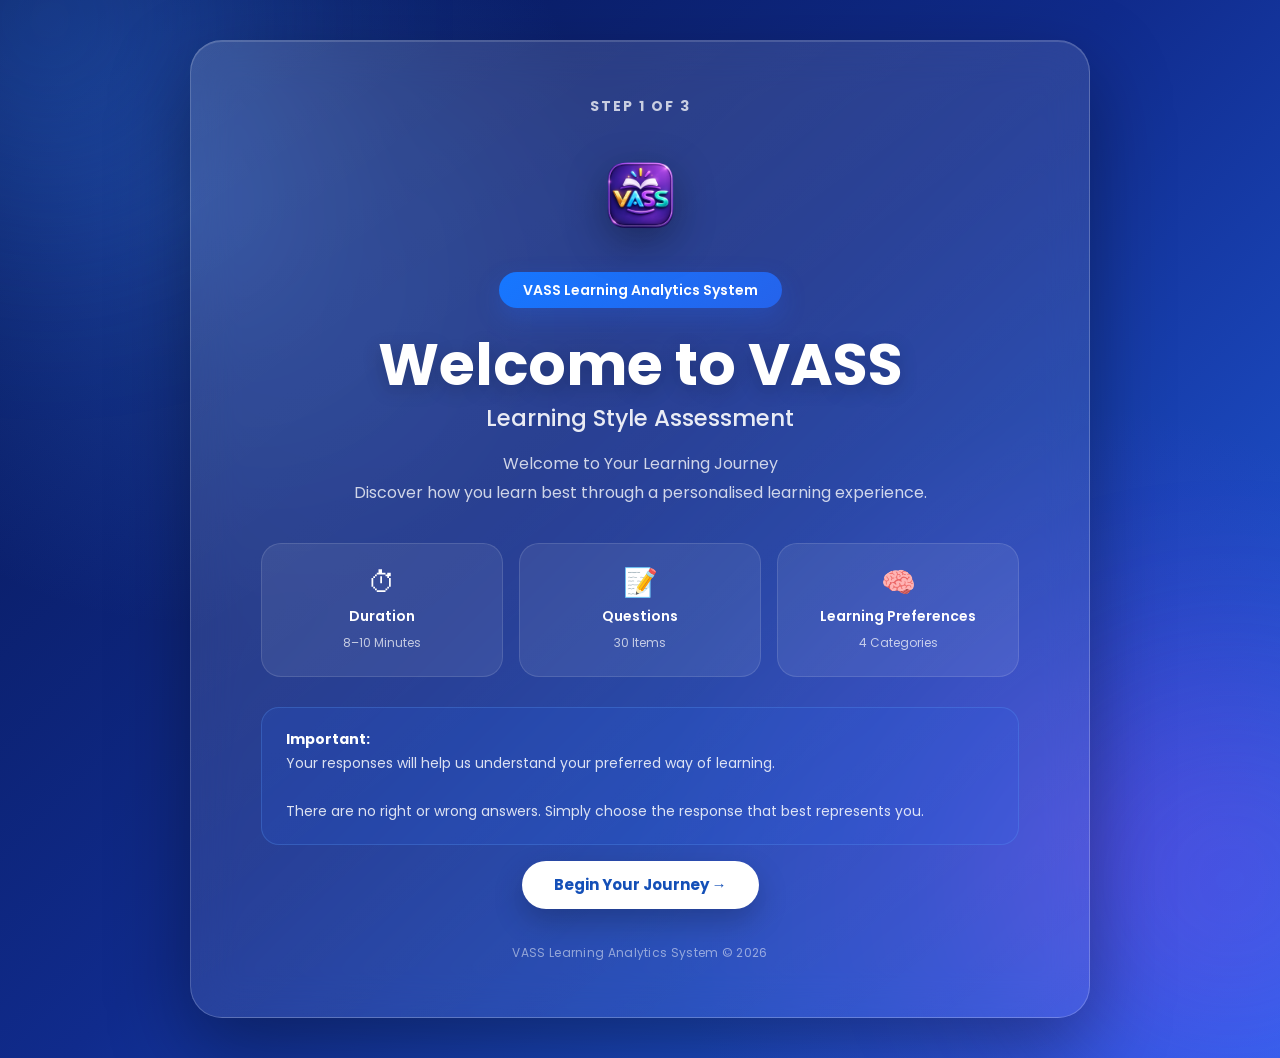
<file: welcome.html>
<!DOCTYPE html>
<html lang="en">

<head>

    <meta charset="UTF-8">

    <meta name="viewport"
          content="width=device-width, initial-scale=1.0">

    <title>Welcome | VASS Learning System</title>

    <!-- Google Font -->
    <link rel="preconnect"
          href="https://fonts.googleapis.com">

    <link rel="preconnect"
          href="https://fonts.gstatic.com"
          crossorigin>

    <link href="https://fonts.googleapis.com/css2?family=Poppins:wght@300;400;500;600;700&display=swap"
          rel="stylesheet">

    <!-- Bootstrap -->
    <link href="https://cdn.jsdelivr.net/npm/bootstrap@5.3.7/dist/css/bootstrap.min.css"
          rel="stylesheet">


    <style>

        /* ================================
           RESET
        ================================= */

        * {
            box-sizing: border-box;
        }

        html,
        body {
            margin: 0;
            padding: 0;
            width: 100%;
            min-height: 100%;
        }


        /* ================================
           BODY
        ================================= */

        body {

            font-family: "Poppins", sans-serif;

            color: #ffffff;

            min-height: 100vh;

            background:
                radial-gradient(
                    circle at 15% 20%,
                    rgba(59,130,246,.30),
                    transparent 30%
                ),

                radial-gradient(
                    circle at 85% 80%,
                    rgba(124,58,237,.28),
                    transparent 32%
                ),

                linear-gradient(
                    135deg,
                    #06154f 0%,
                    #102b8c 48%,
                    #2563eb 100%
                );

            overflow-x: hidden;
        }


        /* ================================
           BACKGROUND GLOW
        ================================= */

        body::before {

            content: "";

            position: fixed;

            width: 400px;
            height: 400px;

            top: -180px;
            left: -150px;

            border-radius: 50%;

            background: rgba(59,130,246,.25);

            filter: blur(100px);

            pointer-events: none;

            z-index: 0;
        }


        body::after {

            content: "";

            position: fixed;

            width: 400px;
            height: 400px;

            right: -150px;
            bottom: -180px;

            border-radius: 50%;

            background: rgba(139,92,246,.25);

            filter: blur(100px);

            pointer-events: none;

            z-index: 0;
        }


        /* ================================
           CONTAINER
        ================================= */

        .welcome-container {

            width: 100%;

            min-height: 100vh;

            display: flex;

            justify-content: center;

            align-items: center;

            padding: 40px 20px;

            position: relative;

            z-index: 1;
        }


        /* ================================
           CARD
        ================================= */

        .welcome-card {

            width: 100%;

            max-width: 900px;

            padding: 55px 70px;

            border-radius: 32px;

            background:
                linear-gradient(
                    145deg,
                    rgba(255,255,255,.15),
                    rgba(255,255,255,.06)
                );

            border: 1px solid rgba(255,255,255,.20);

            box-shadow:

                0 30px 80px
                rgba(0,0,0,.35),

                inset 0 1px 0
                rgba(255,255,255,.15);

            backdrop-filter: blur(22px);

            -webkit-backdrop-filter: blur(22px);

            text-align: center;

            position: relative;

            z-index: 2;
        }


        /* ================================
           STEP
        ================================= */

        .progress-text {

            font-size: 14px;

            font-weight: 700;

            letter-spacing: 2px;

            color: rgba(255,255,255,.75);

            margin-bottom: 28px;
        }


        /* ================================
           LOGO
        ================================= */

        .welcome-logo {

            width: 105px;

            height: 105px;

            object-fit: contain;

            display: block;

            margin: 0 auto 22px;

            filter:
                drop-shadow(
                    0 12px 20px
                    rgba(0,0,0,.35)
                );
        }


        /* ================================
           BADGE
        ================================= */

        .welcome-card .badge {

            display: inline-block;

            padding: 11px 24px !important;

            border-radius: 50px;

            background:
                linear-gradient(
                    135deg,
                    #1677ff,
                    #2563eb
                ) !important;

            color: #ffffff !important;

            font-size: 14px;

            font-weight: 600;

            box-shadow:
                0 10px 25px
                rgba(37,99,235,.30);
        }


        /* ================================
           TITLE
        ================================= */

        .welcome-card h1 {

            margin-top: 25px;

            margin-bottom: 8px;

            color: #ffffff !important;

            font-size: clamp(
                36px,
                5vw,
                58px
            );

            font-weight: 700;

            line-height: 1.1;

            text-shadow:
                0 5px 20px
                rgba(0,0,0,.20);
        }


        .welcome-card h4 {

            margin-bottom: 18px;

            color: rgba(255,255,255,.90) !important;

            font-size: 23px;

            font-weight: 500;
        }


        .welcome-card > p {

            max-width: 680px;

            margin: 0 auto;

            color: rgba(255,255,255,.78) !important;

            font-size: 16px;

            line-height: 1.8;
        }


        /* ================================
           INFO
        ================================= */

        .info-box {

            margin-top: 35px;

            display: grid;

            grid-template-columns:
                repeat(3, 1fr);

            gap: 16px;
        }


        .info-item {

            padding: 22px 15px;

            border-radius: 20px;

            background:
                rgba(255,255,255,.075);

            border:
                1px solid
                rgba(255,255,255,.12);

            transition: .3s ease;
        }


        .info-item h3 {

            margin: 0 0 8px;

            font-size: 28px;
        }


        .info-item h5 {

            margin: 0 0 6px;

            color: #ffffff !important;

            font-size: 14px;

            font-weight: 600;
        }


        .info-item span {

            color:
                rgba(255,255,255,.70) !important;

            font-size: 12px;
        }


        /* ================================
           ALERT
        ================================= */

        .welcome-card .alert {

            margin-top: 30px !important;

            padding: 20px 24px;

            border-radius: 18px;

            border:
                1px solid
                rgba(96,165,250,.25);

            background:
                rgba(37,99,235,.16);

            color:
                rgba(255,255,255,.84) !important;

            text-align: left;

            font-size: 14px;

            line-height: 1.7;
        }


        .welcome-card .alert strong {

            color: #ffffff !important;
        }


        /* ================================
           BUTTON
        ================================= */

        .welcome-card .btn {

            border: none;

            color: #1450b8 !important;

            background: #ffffff !important;

            font-size: 15px;

            padding: 13px 32px !important;

            box-shadow:
                0 12px 30px
                rgba(0,0,0,.22);

            transition: .3s ease;
        }


        .welcome-card .btn:hover {

            transform: translateY(-3px);

            background: #ffffff !important;

            color: #0f4db8 !important;
        }


        /* ================================
           FOOTER
        ================================= */

        .welcome-footer {

            margin-top: 35px !important;

            color:
                rgba(255,255,255,.50) !important;

            font-size: 12px;

            letter-spacing: .3px;
        }


        /* ================================
           MOBILE
        ================================= */

        @media (max-width: 576px) {

            .welcome-container {

                padding: 18px 12px;
            }


            .welcome-card {

                width: 100%;

                padding: 32px 18px;

                border-radius: 25px;
            }


            .progress-text {

                font-size: 12px;

                letter-spacing: 1.6px;

                margin-bottom: 22px;
            }


            .welcome-logo {

                width: 82px;

                height: 82px;

                margin-bottom: 18px;
            }


            .welcome-card .badge {

                font-size: 11px;

                padding: 9px 17px !important;
            }


            .welcome-card h1 {

                margin-top: 22px;

                font-size: 36px;

                line-height: 1.12;
            }


            .welcome-card h4 {

                font-size: 17px;

                margin-bottom: 14px;
            }


            .welcome-card > p {

                font-size: 13px;

                line-height: 1.7;
            }


            .info-box {

                grid-template-columns: 1fr;

                gap: 10px;

                margin-top: 25px;
            }


            .info-item {

                display: flex;

                align-items: center;

                text-align: left;

                padding: 14px 16px;

                border-radius: 16px;
            }


            .info-item h3 {

                width: 45px;

                margin: 0 12px 0 0;

                font-size: 25px;

                text-align: center;
            }


            .info-item h5 {

                margin: 0 0 2px;

                font-size: 13px;
            }


            .info-item span {

                font-size: 11px;
            }


            .welcome-card .alert {

                font-size: 12px;

                line-height: 1.65;

                padding: 16px 17px;

                margin-top: 22px !important;
            }


            .welcome-card .btn {

                width: 100%;

                font-size: 14px;

                padding: 13px 20px !important;
            }


            .welcome-footer {

                margin-top: 25px !important;

                font-size: 10px;
            }
        }


        /* ================================
           SMALL PHONE
        ================================= */

        @media (max-width: 380px) {

            .welcome-card {

                padding: 28px 15px;
            }


            .welcome-card h1 {

                font-size: 32px;
            }


            .welcome-card h4 {

                font-size: 16px;
            }


            .welcome-card > p {

                font-size: 12px;
            }


            .welcome-logo {

                width: 75px;

                height: 75px;
            }
        }

    </style>

</head>


<body>


<div class="welcome-container">


    <div class="welcome-card">


        <!-- STEP -->

        <div class="progress-text">

            STEP 1 OF 3

        </div>


        <!-- LOGO -->

        <img src="assets/images/logo.png"
             class="welcome-logo"
             alt="VASS Logo">


        <!-- BADGE -->

        <span class="badge">

            VASS Learning Analytics System

        </span>


        <!-- TITLE -->

        <h1>

            Welcome to VASS

        </h1>


        <h4>

            Learning Style Assessment

        </h4>


        <p>

            Welcome to Your Learning Journey

            <br>

            Discover how you learn best through a personalised learning experience.

        </p>


        <!-- INFORMATION -->

        <div class="info-box">


            <div class="info-item">

                <h3>⏱</h3>

                <div>

                    <h5>Duration</h5>

                    <span>8–10 Minutes</span>

                </div>

            </div>


            <div class="info-item">

                <h3>📝</h3>

                <div>

                    <h5>Questions</h5>

                    <span>30 Items</span>

                </div>

            </div>


            <div class="info-item">

                <h3>🧠</h3>

                <div>

                    <h5>Learning Preferences</h5>

                    <span>4 Categories</span>

                </div>

            </div>


        </div>


        <!-- NOTICE -->

        <div class="alert">

            <strong>Important:</strong>

            <br>

            Your responses will help us understand
            your preferred way of learning.

            <br><br>

            There are no right or wrong answers.
            Simply choose the response that best
            represents you.

        </div>


        <!-- BUTTON -->

        <a href="student-info.html"
           class="btn btn-light btn-lg rounded-pill fw-bold">

            Begin Your Journey →

        </a>


        <!-- FOOTER -->

        <div class="welcome-footer">

            VASS Learning Analytics System © 2026

        </div>


    </div>

</div>


<script src="https://cdn.jsdelivr.net/npm/bootstrap@5.3.7/dist/js/bootstrap.bundle.min.js"></script>


</body>

</html>
</file>
<file: css/style.css>
/* ===========================================
   VASS LEARNING SYSTEM
   RESPONSIVE PREMIUM CSS
=========================================== */

* {
    margin: 0;
    padding: 0;
    box-sizing: border-box;
    font-family: 'Poppins', sans-serif;
}

html {
    scroll-behavior: smooth;
}

body {
    min-height: 100vh;
    overflow-x: hidden;
    position: relative;

    color: #fff;

    background:
        linear-gradient(
            135deg,
            #081B5E 0%,
            #1D4ED8 50%,
            #4F7BFF 100%
        );

    background-size: 300% 300%;
    animation: bgMove 12s ease infinite;
}


/* ===========================================
   BACKGROUND GLOW
=========================================== */

body::before {
    content: "";

    position: fixed;

    width: 650px;
    height: 650px;

    top: -220px;
    right: -220px;

    background: #4F7BFF;

    opacity: .18;

    filter: blur(180px);

    border-radius: 50%;

    z-index: -1;

    pointer-events: none;
}

body::after {
    content: "";

    position: fixed;

    width: 500px;
    height: 500px;

    bottom: -200px;
    left: -180px;

    background: #7C3AED;

    opacity: .15;

    filter: blur(180px);

    border-radius: 50%;

    z-index: -1;

    pointer-events: none;
}


/* ===========================================
   NAVBAR
=========================================== */

.navbar {
    padding: 16px 0;

    background: rgba(8, 27, 94, .38);

    backdrop-filter: blur(18px);
    -webkit-backdrop-filter: blur(18px);

    border-bottom: 1px solid rgba(255,255,255,.08);

    transition: .35s;

    z-index: 1000;
}

.navbar-brand {
    color: #fff !important;

    font-size: 24px;

    font-weight: 700;

    display: flex;
    align-items: center;

    gap: 10px;
}

.navbar-brand img {
    width: 42px;
    height: 42px;

    object-fit: contain;

    border-radius: 10px;

    filter:
        drop-shadow(
            0 0 15px
            rgba(255,255,255,.35)
        );
}

.nav-link {
    color: rgba(255,255,255,.78) !important;

    margin-left: 15px;

    font-weight: 500;

    transition: .35s;
}

.nav-link:hover,
.nav-link.active {
    color: #fff !important;
}

.navbar-toggler {
    border: 1px solid rgba(255,255,255,.25);

    padding: 7px 10px;

    border-radius: 10px;
}

.navbar-toggler:focus {
    box-shadow:
        0 0 0 3px
        rgba(79,123,255,.25);
}


/* ===========================================
   BUTTONS
=========================================== */

.btn {
    border-radius: 50px;

    padding: 14px 38px;

    font-size: 17px;

    font-weight: 600;

    transition: .35s;
}

.btn-primary {
    background:
        linear-gradient(
            90deg,
            #4F7BFF,
            #1D4ED8
        );

    border: none;

    color: #fff !important;

    box-shadow:
        0 8px 25px
        rgba(29,78,216,.25);
}

.btn-primary:hover {
    transform: translateY(-4px);

    box-shadow:
        0 10px 30px
        rgba(79,123,255,.45);
}

.btn-light:hover {
    transform: translateY(-4px);
}

.btn-outline-light:hover {
    transform: translateY(-4px);
}


/* ===========================================
   HERO
=========================================== */

.hero {
    min-height: 100vh;

    display: flex;

    justify-content: center;
    align-items: center;

    padding: 130px 20px 90px;

    position: relative;

    overflow: hidden;
}

.card-box {
    width: 900px;

    max-width: 100%;

    padding: 55px;

    text-align: center;

    border-radius: 30px;

    background:
        rgba(255,255,255,.10);

    backdrop-filter: blur(20px);
    -webkit-backdrop-filter: blur(20px);

    border:
        1px solid
        rgba(255,255,255,.15);

    box-shadow:
        0 20px 60px
        rgba(0,0,0,.35),

        inset 0 1px 0
        rgba(255,255,255,.15);

    animation: fadeUp .8s ease;

    transition: .35s;

    position: relative;

    z-index: 2;
}

.card-box:hover {
    transform: translateY(-8px);
}

.logo {
    width: 110px;

    max-width: 100%;

    margin-bottom: 25px;

    filter:
        drop-shadow(
            0 0 25px
            rgba(255,255,255,.45)
        );

    animation:
        float 3s ease-in-out infinite;
}

.card-box h1 {
    color: #fff;

    font-size: 58px;

    font-weight: 700;

    line-height: 1.15;

    margin-bottom: 18px;
}

.card-box h1 span {
    display: block;

    color: #fff;
}

.card-box h5 {
    color:
        rgba(255,255,255,.78);

    font-size: 22px;

    font-weight: 400;

    margin-bottom: 20px;
}

.card-box p {
    color: #fff;

    font-size: 23px;

    line-height: 1.6;

    max-width: 700px;

    margin: 0 auto 40px;
}

.hero-buttons {
    display: flex;

    justify-content: center;

    align-items: center;

    gap: 12px;

    flex-wrap: wrap;
}


/* ===========================================
   ABOUT SECTION
=========================================== */

.about-section {
    padding: 120px 20px;

    position: relative;
}

.about-section .container {
    max-width: 1200px;
}

.about-section h2 {
    color: #fff;

    margin-bottom: 20px;

    font-size: 48px;

    font-weight: 700;
}

.about-section p {
    color:
        rgba(255,255,255,.78);

    line-height: 1.8;
}

.feature-card {
    height: 100%;

    padding: 35px 30px;

    border-radius: 25px;

    background:
        rgba(255,255,255,.10);

    border:
        1px solid
        rgba(255,255,255,.15);

    backdrop-filter: blur(18px);
    -webkit-backdrop-filter: blur(18px);

    transition: .35s;

    box-shadow:
        0 10px 30px
        rgba(0,0,0,.15);

    color: #fff;
}

.feature-card:hover {
    transform: translateY(-10px);

    background:
        rgba(255,255,255,.15);

    box-shadow:
        0 20px 45px
        rgba(0,0,0,.35);
}

.feature-card h3 {
    color: #fff;

    font-size: 24px;

    margin-bottom: 18px;
}

.feature-card p {
    color:
        rgba(255,255,255,.78);

    font-size: 17px;

    margin-bottom: 0;
}

.feature-icon {
    color: #fff;

    font-size: 48px;

    margin-bottom: 20px;
}


/* ===========================================
   SECTION TITLE
=========================================== */

.section-title {
    color: #fff;

    font-size: 48px;

    font-weight: 700;
}

.section-subtitle {
    color:
        rgba(255,255,255,.75);

    max-width: 800px;

    margin: auto;

    font-size: 20px;

    line-height: 1.8;
}

.section-heading {
    color: #fff;

    margin-bottom: 45px;
}

.section-heading span {
    color:
        rgba(255,255,255,.70);

    font-size: 13px;

    font-weight: 700;

    letter-spacing: 2px;
}

.section-heading h2 {
    color: #fff;

    font-size: 44px;

    font-weight: 700;

    margin-top: 10px;

    margin-bottom: 15px;
}

.section-heading p {
    color:
        rgba(255,255,255,.75);

    font-size: 17px;

    line-height: 1.8;
}


/* ===========================================
   FEATURES SECTION
=========================================== */

.features-section {
    padding: 120px 20px;

    position: relative;
}

.feature-box {
    height: 100%;

    padding: 35px;

    border-radius: 25px;

    text-align: center;

    background:
        rgba(255,255,255,.08);

    border:
        1px solid
        rgba(255,255,255,.15);

    backdrop-filter: blur(20px);
    -webkit-backdrop-filter: blur(20px);

    transition: .35s;

    color: #fff;
}

.feature-box:hover {
    transform: translateY(-10px);

    background:
        rgba(255,255,255,.14);

    box-shadow:
        0 20px 45px
        rgba(0,0,0,.30);
}

.feature-box h3 {
    color: #fff;

    margin-bottom: 18px;

    font-size: 22px;
}

.feature-box p {
    color:
        rgba(255,255,255,.78);

    font-size: 17px;

    line-height: 1.7;
}

.feature-box .feature-icon {
    font-size: 55px;

    margin-bottom: 20px;
}


/* ===========================================
   RESEARCH
=========================================== */

.research-section {
    padding: 120px 20px;

    position: relative;
}

.research-card {
    max-width: 1000px;

    margin: auto;

    padding: 55px;

    border-radius: 30px;

    background:
        rgba(255,255,255,.09);

    border:
        1px solid
        rgba(255,255,255,.15);

    backdrop-filter: blur(20px);
    -webkit-backdrop-filter: blur(20px);

    box-shadow:
        0 20px 60px
        rgba(0,0,0,.25);

    color: #fff;
}

.research-card h2 {
    color: #fff;
}

.research-card p {
    color:
        rgba(255,255,255,.75);
}


/* ===========================================
   FOOTER
=========================================== */

.footer {
    margin-top: 40px;

    padding: 70px 0 25px;

    background:
        rgba(5,15,55,.75);

    backdrop-filter: blur(25px);
    -webkit-backdrop-filter: blur(25px);

    border-top:
        1px solid
        rgba(255,255,255,.08);

    color: #fff;
}

.footer-logo {
    width: 90px;

    margin-bottom: 20px;

    filter:
        drop-shadow(
            0 0 15px
            rgba(255,255,255,.35)
        );
}

.footer h3 {
    color: #fff;

    font-size: 28px;

    font-weight: 700;

    margin-bottom: 15px;
}

.footer h4 {
    color: #fff;

    font-size: 22px;

    margin-bottom: 20px;
}

.footer p {
    color:
        rgba(255,255,255,.75);

    font-size: 16px;

    line-height: 1.8;

    margin-bottom: 12px;
}

.footer-links {
    list-style: none;

    padding: 0;

    margin: 0;
}

.footer-links li {
    margin-bottom: 15px;
}

.footer-links a {
    color:
        rgba(255,255,255,.75);

    text-decoration: none;

    transition: .3s;
}

.footer-links a:hover {
    color: #fff;

    padding-left: 8px;
}

.footer-links i {
    margin-right: 10px;

    color: #4F7BFF;
}

.footer hr {
    border-color:
        rgba(255,255,255,.12);

    margin: 40px 0 25px;
}

.footer-bottom {
    display: flex;

    justify-content: space-between;

    align-items: center;

    flex-wrap: wrap;

    gap: 10px;

    color:
        rgba(255,255,255,.60);

    font-size: 15px;
}

.footer-bottom span {
    color:
        rgba(255,255,255,.60);
}


/* ===========================================
   ANIMATIONS
=========================================== */

@keyframes float {

    0% {
        transform: translateY(0);
    }

    50% {
        transform: translateY(-10px);
    }

    100% {
        transform: translateY(0);
    }

}

@keyframes bgMove {

    0% {
        background-position: 0% 50%;
    }

    50% {
        background-position: 100% 50%;
    }

    100% {
        background-position: 0% 50%;
    }

}

@keyframes fadeUp {

    from {
        opacity: 0;
        transform: translateY(40px);
    }

    to {
        opacity: 1;
        transform: translateY(0);
    }

}


/* ===========================================
   SCROLLBAR
=========================================== */

::-webkit-scrollbar {
    width: 10px;
}

::-webkit-scrollbar-track {
    background: #081B5E;
}

::-webkit-scrollbar-thumb {
    background: #4F7BFF;

    border-radius: 20px;
}

::-webkit-scrollbar-thumb:hover {
    background: #2563EB;
}


/* ===========================================
   TABLET
=========================================== */

@media (max-width: 992px) {

    .card-box {
        padding: 45px 35px;
    }

    .card-box h1 {
        font-size: 46px;
    }

    .card-box p {
        font-size: 20px;
    }

    .about-section {
        text-align: center;
    }

    .section-heading h2 {
        font-size: 40px;
    }

}


/* ===========================================
   MOBILE
=========================================== */

@media (max-width: 768px) {

    body {
        background:
            linear-gradient(
                145deg,
                #081B5E 0%,
                #1D4ED8 55%,
                #4F7BFF 100%
            );

        background-attachment: scroll;
    }


    /* NAVBAR */

    .navbar {
        padding: 10px 0;
    }

    .navbar-brand {
        font-size: 21px;
    }

    .navbar-brand img {
        width: 36px;
        height: 36px;
    }

    .navbar-collapse {
        margin-top: 12px;

        padding: 15px;

        border-radius: 18px;

        background:
            rgba(5,15,55,.92);

        backdrop-filter: blur(20px);
        -webkit-backdrop-filter: blur(20px);

        border:
            1px solid
            rgba(255,255,255,.10);
    }

    .nav-link {
        margin-left: 0;

        padding: 10px 5px;
    }


    /* HERO */

    .hero {
        min-height: 100vh;

        padding:
            115px
            15px
            65px;
    }

    .card-box {
        width: 100%;

        max-width: 100%;

        padding:
            38px
            20px;

        border-radius: 25px;
    }

    .logo {
        width: 88px;

        margin-bottom: 20px;
    }

    .card-box h5 {
        font-size: 16px;

        margin-bottom: 15px;
    }

    .card-box h1 {
        font-size: 34px;

        line-height: 1.2;

        margin-bottom: 16px;
    }

    .card-box p {
        font-size: 16px;

        line-height: 1.65;

        margin-bottom: 28px;
    }

    .hero-buttons {
        flex-direction: column;

        width: 100%;

        gap: 10px;
    }

    .hero-buttons .btn {
        width: 100%;

        font-size: 15px;

        padding: 13px 20px;
    }


    /* SECTIONS */

    .about-section,
    .features-section,
    .research-section {
        padding: 75px 15px;
    }

    .section-heading {
        margin-bottom: 35px;
    }

    .section-heading h2,
    .about-section h2,
    .section-title {
        font-size: 30px;

        line-height: 1.25;
    }

    .section-heading p,
    .section-subtitle {
        font-size: 14px;

        line-height: 1.7;
    }


    /* CARDS */

    .feature-card,
    .feature-box {
        padding:
            28px
            20px;

        border-radius: 21px;
    }

    .feature-card h3,
    .feature-box h3 {
        font-size: 19px;
    }

    .feature-card p,
    .feature-box p {
        font-size: 14px;
    }

    .feature-icon,
    .feature-box .feature-icon {
        font-size: 40px;

        margin-bottom: 15px;
    }


    /* RESEARCH */

    .research-card {
        padding:
            38px
            20px;

        border-radius: 24px;
    }


    /* FOOTER */

    .footer {
        padding:
            50px
            20px
            25px;

        text-align: center;
    }

    .footer-content {
        justify-content: center;
    }

    .footer-bottom {
        flex-direction: column;

        text-align: center;

        justify-content: center;
    }

}


/* ===========================================
   SMALL PHONE
=========================================== */

@media (max-width: 400px) {

    .hero {
        padding-left: 12px;
        padding-right: 12px;
    }

    .card-box {
        padding:
            32px
            17px;
    }

    .logo {
        width: 78px;
    }

    .card-box h1 {
        font-size: 29px;
    }

    .card-box h5 {
        font-size: 15px;
    }

    .card-box p {
        font-size: 14px;
    }

    .section-heading h2,
    .about-section h2,
    .section-title {
        font-size: 27px;
    }

}
</file>
